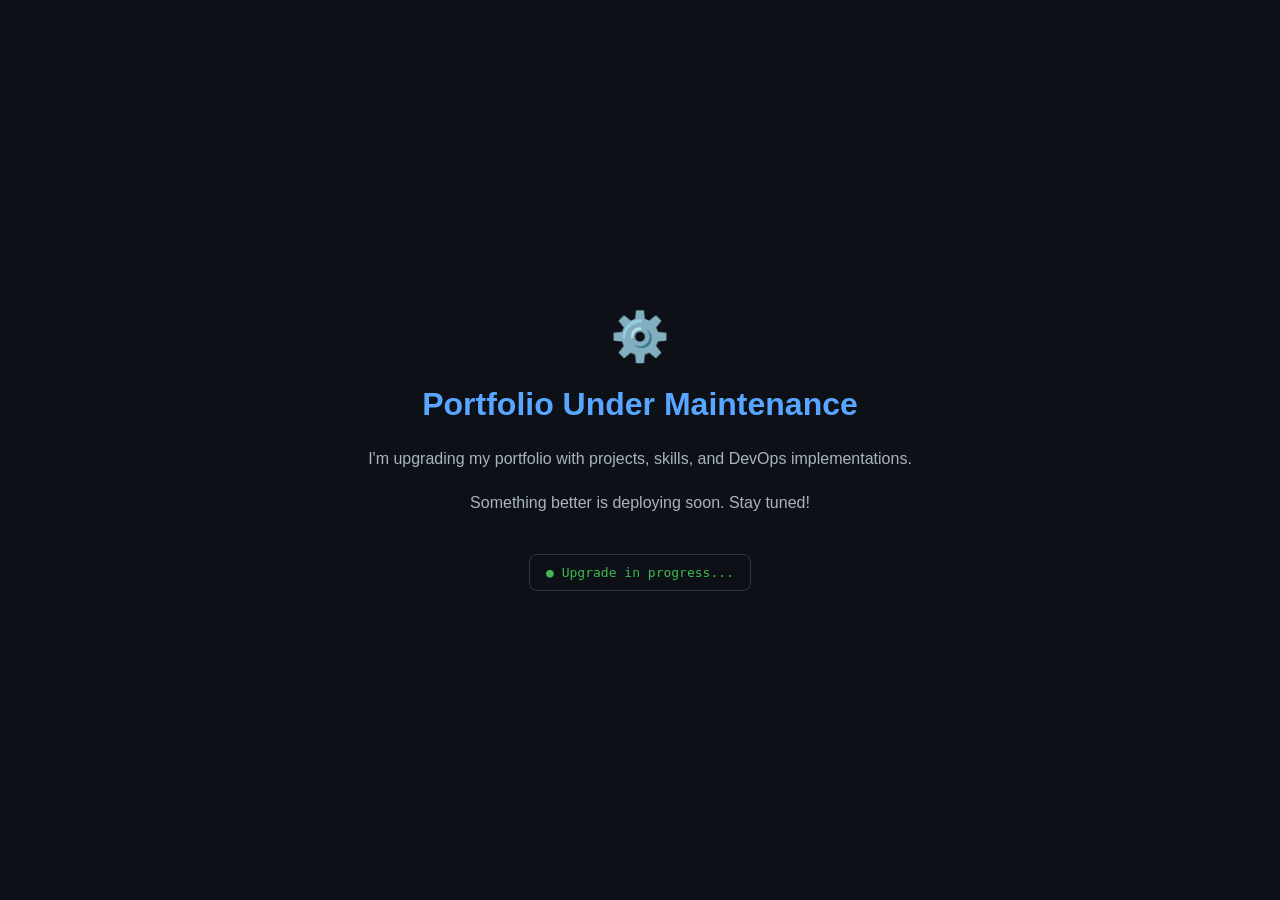
<file: index.html>
<!DOCTYPE html>
<html lang="en">
<head>
  <meta charset="UTF-8">
  <meta name="viewport" content="width=device-width, initial-scale=1.0">
  <title>Portfolio Under Maintenance</title>
  <style>
    body {
      margin: 0;
      min-height: 100vh;
      display: flex;
      align-items: center;
      justify-content: center;
      background: #0d1117;
      color: #e6edf3;
      font-family: Arial, sans-serif;
      text-align: center;
    }

    .container {
      padding: 30px;
      max-width: 550px;
    }

    .icon {
      font-size: 48px;
      margin-bottom: 20px;
    }

    h1 {
      font-size: 32px;
      color: #58a6ff;
    }

    p {
      color: #a9b4c0;
      line-height: 1.8;
    }

    .status {
      display: inline-block;
      margin-top: 20px;
      padding: 10px 16px;
      border: 1px solid #30363d;
      border-radius: 8px;
      color: #3fb950;
      font-family: monospace;
    }
  </style>
</head>
<body>
  <main class="container">
    <div class="icon">⚙️</div>
    <h1>Portfolio Under Maintenance</h1>
    <p>
      I'm upgrading my portfolio with projects,
      skills, and DevOps implementations.
    </p>
    <p>Something better is deploying soon. Stay tuned!</p>
    <div class="status">● Upgrade in progress...</div>
  </main>
</body>
</html>
</file>
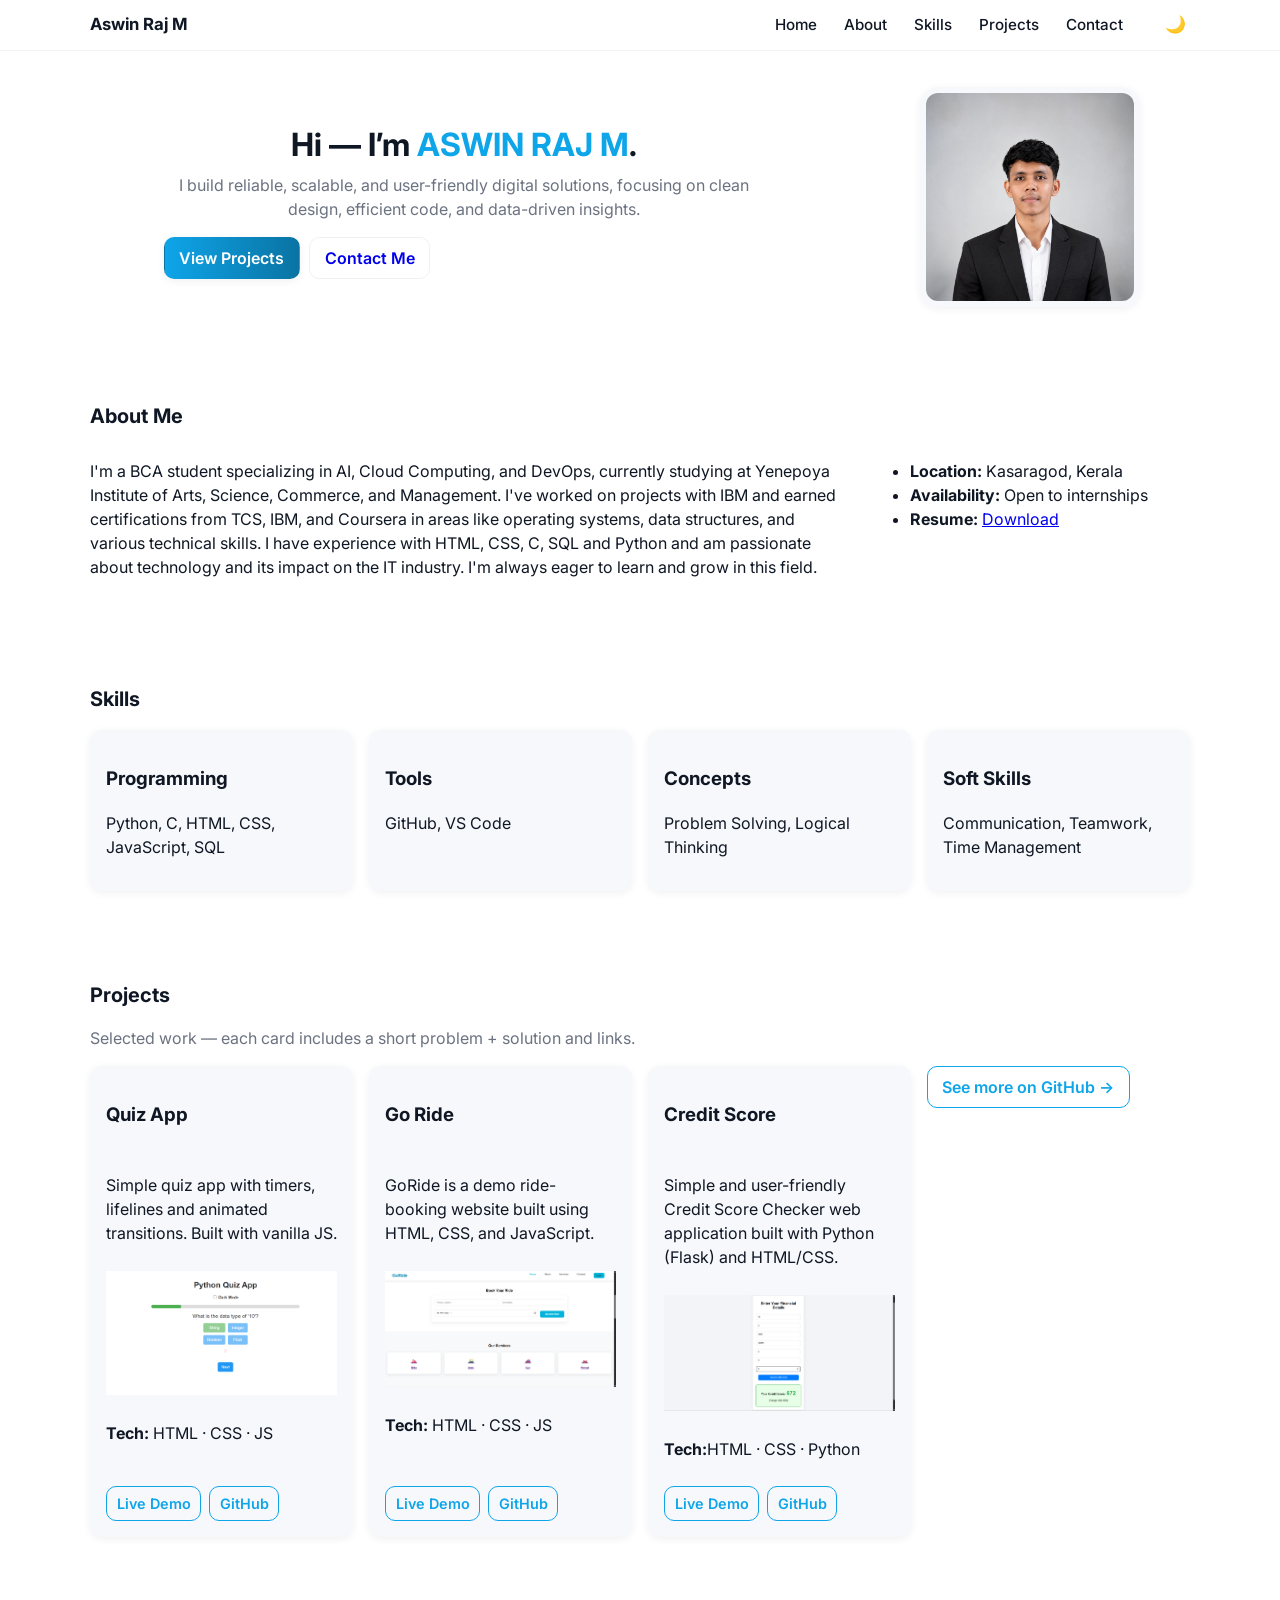
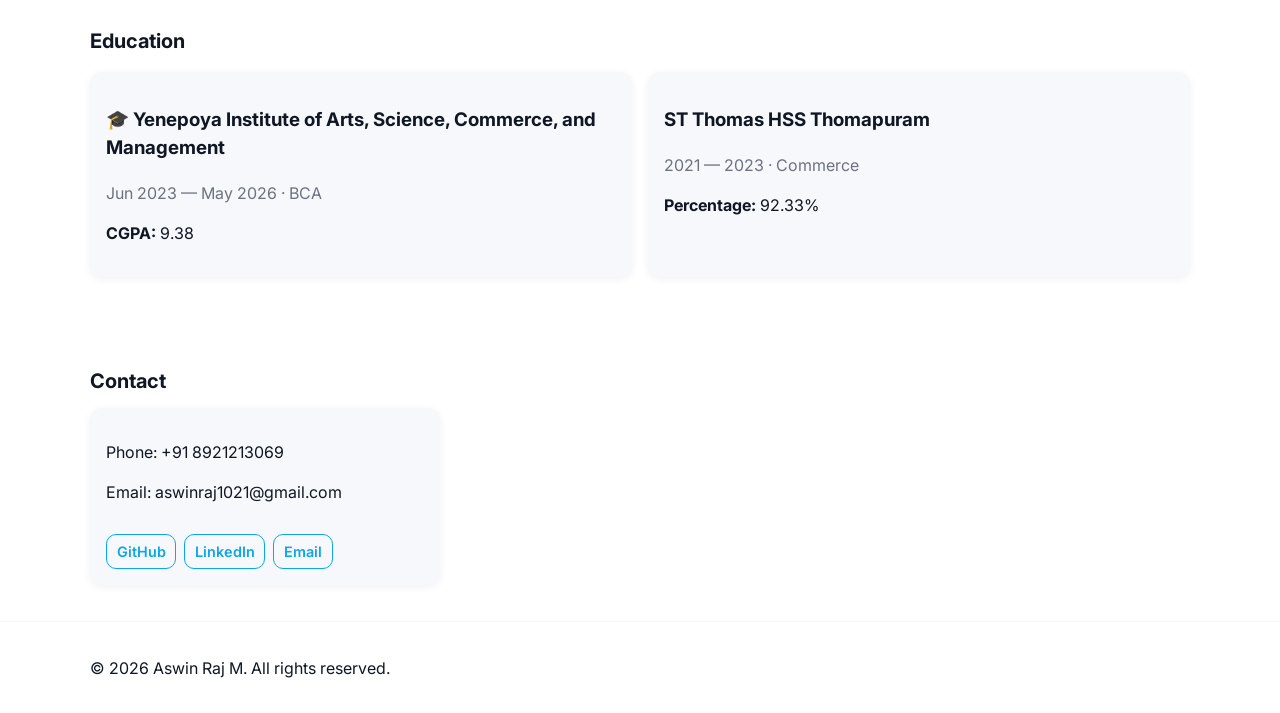
<file: index1.html>
<!doctype html>
<html lang="en">
<head>
  <meta charset="utf-8" />
  <meta name="viewport" content="width=device-width,initial-scale=1" />
  <meta name="description" content="Personal portfolio of [YOUR NAME] — Web Developer. Projects, skills, and contact." />
  <title>Aswin Raj M — Technology Enthusiast</title>

  <!-- Google Font (optional) -->
  <link href="https://fonts.googleapis.com/css2?family=Inter:wght@300;400;600;700&display=swap" rel="stylesheet">

  <!-- Stylesheet -->
  <link rel="stylesheet" href="style.css">

  <!-- SEO/Open Graph (replace placeholders) -->
  <meta property="og:title" content="[YOUR NAME] — Web Developer" />
  <meta property="og:description" content="Portfolio — Web Developer. Projects, skills, contact." />
  <meta property="og:type" content="website" />
</head>
<body class="light">

  <!-- =============================
       Header / Navigation (sticky)
       ============================= -->
  <header class="site-header" role="banner">
    <div class="container header-inner">
      <a class="brand" href="#home" aria-label="Homepage">
        <!-- Replace text with logo image if you want -->
        <strong>Aswin Raj M</strong>
      </a>

      <nav class="nav" role="navigation" aria-label="Main Navigation">
        <button id="mobile-toggle" class="mobile-toggle" aria-controls="primary-menu" aria-expanded="false" aria-label="Toggle menu">
          <span class="hamburger"></span>
        </button>

        <ul id="primary-menu" class="nav-list">
          <li><a class="nav-link" href="#home">Home</a></li>
          <li><a class="nav-link" href="#about">About</a></li>
          <li><a class="nav-link" href="#skills">Skills</a></li>
          <li><a class="nav-link" href="#projects">Projects</a></li>
          <li><a class="nav-link" href="#contact">Contact</a></li>
        </ul>
      </nav>

      <div class="header-actions">
        <button id="theme-toggle" class="btn-icon" aria-pressed="false" aria-label="Toggle dark mode">🌙</button>
        
      </div>
    </div>
  </header>

  <!-- =================
       Hero / Home
       ================= -->
  <main>
    <section id="home" class="hero section center">
      <div class="container hero-content">
        <div class="hero-text reveal">
          <h1 class="hero-title">Hi — I’m <span class="accent">ASWIN RAJ M</span>.</h1>
          <p class="hero-sub">I build reliable, scalable, and user-friendly digital solutions, focusing on clean design, efficient code, and data-driven insights.</p>
          <div class="hero-ctas">
            <a class="btn btn-primary" href="#projects">View Projects</a>
            <a class="btn btn-ghost" href="#contact">Contact Me</a>
          </div>
        </div>

        <div class="hero-media reveal">
          <!-- Optional profile image — replace src or comment out -->
          <img class="profile-photo" src="profile.jpg" alt="Aswin profile photo">
        </div>
      </div>
    </section>

    <!-- =================
         About
         ================= -->
    <section id="about" class="section container">
      <div class="section-inner">
        <h2 class="section-title reveal">About Me</h2>
        <div class="about-grid">
          <div class="about-text reveal">
            
            <p>I'm a BCA student specializing in AI, Cloud Computing, and DevOps,
currently studying at Yenepoya Institute of Arts, Science, Commerce, and
Management. I've worked on projects with IBM and earned certifications
from TCS, IBM, and Coursera in areas like operating systems, data
structures, and various technical skills. I have experience with HTML, CSS, C, SQL and
Python and am passionate about technology and its impact on the IT
industry. I'm always eager to learn and grow in this field.</p>
          
          </div>

          <aside class="about-meta reveal" aria-hidden="false">
            <ul class="meta-list">
              <li><strong>Location:</strong> Kasaragod, Kerala</li>
              <li><strong>Availability:</strong> Open to internships </li>
              <li><strong>Resume:</strong> <a href="Aswin-Resume.pdf" download>Download</a></li>
            </ul>
          </aside>
        </div>
      </div>
    </section>

    <!-- =================
         Skills
         ================= -->
    <section id="skills" class="section container">
      <h2 class="section-title reveal">Skills</h2>
      <div class="skills-grid">
        <div class="skill-card reveal" aria-label="Frontend skills">
          <h3>Programming</h3>
          <p>Python, C, HTML, CSS, JavaScript, SQL</p>
        </div>

        <div class="skill-card reveal">
          <h3>Tools</h3>
          <p>GitHub, VS Code</p>
        </div>

        <div class="skill-card reveal">
          <h3>Concepts</h3>
          <p>Problem Solving, Logical Thinking</p>
        </div>



        <div class="skill-card reveal">
          <h3>Soft Skills</h3>
          <p>Communication, Teamwork, Time Management</p>
        </div>
      </div>
    </section>

    <!-- =================
         Projects
         ================= -->
    <section id="projects" class="section container">
      <h2 class="section-title reveal">Projects</h2>
      <p class="muted reveal">Selected work — each card includes a short problem + solution and links.</p>

      <div class="projects-grid">
        <!-- Project card (copy as needed) -->
        <article class="project-card reveal">
          <h3 class="project-title">Quiz App</h3>
          <p class="project-desc">Simple quiz app with timers, lifelines and animated transitions. Built with vanilla JS.</p>
          <img src="quiz.png" class="project-img">
          <p class="project-tech"><strong>Tech:</strong> HTML · CSS · JS</p>
          <div class="project-links">
<a class="btn btn-sm btn-outline" href="https://aswinn47.github.io/Quiz-App">Live Demo</a>
            <a class="btn btn-sm btn-outline" href="https://github.com/aswinn47/Quiz-App" target="_blank" rel="noopener">GitHub</a>
          </div>
        </article>

        <article class="project-card reveal">
          <h3 class="project-title">Go Ride</h3>
          <p class="project-desc">GoRide is a demo ride-booking website built using HTML, CSS, and JavaScript.</p>
                    <img src="ride.png" class="project-img">

          <p class="project-tech"><strong>Tech:</strong> HTML · CSS · JS</p>
          <div class="project-links">
<a class="btn btn-sm btn-outline" href="https://aswinn47.github.io/Go-Ride">Live Demo</a>
            <a class="btn btn-sm btn-outline" href="https://github.com/aswinn47/Go-Ride" target="_blank" rel="noopener">GitHub</a>
          </div>
        </article>

        <article class="project-card reveal">
          <h3 class="project-title">Credit Score</h3>
          <p class="project-desc">Simple and user-friendly Credit Score Checker web application built with Python (Flask) and HTML/CSS.</p>
                    <img src="credit.png" class="project-img">

          <p class="project-tech"><strong>Tech:</strong>HTML · CSS · Python</p>
          <div class="project-links">
<a class="btn btn-sm btn-outline" href="https://credit-score-pq7e.onrender.com/">Live Demo</a>
            <a class="btn btn-sm btn-outline" href="https://github.com/aswinn47/Credit-Score" target="_blank" rel="noopener">GitHub</a>
          </div>
        </article>



      

      <div class="more-projects reveal">
        <a class="btn btn-outline" href="https://github.com/aswinn47">See more on GitHub →</a>
      </div>
    </section>

    <!-- =================
         Experience / Education (optional)
         ================= -->
<section id="experience" class="section container">
  <h2 class="section-title reveal">Education</h2>

  <div class="education-grid">

    <!-- College Card -->
    <div class="education-card reveal">
<h3>🎓 Yenepoya Institute of Arts, Science, Commerce, and Management</h3>
      <p class="muted">Jun 2023 — May 2026 · BCA</p>
      <p><strong>CGPA:</strong> 9.38</p>
    </div>

    <!-- School Card -->
    <div class="education-card reveal">
      <h3>ST Thomas HSS Thomapuram</h3>
      <p class="muted">2021 — 2023 · Commerce</p>
      <p><strong>Percentage:</strong> 92.33%</p>
    </div>

  </div>
</section>


    <!-- =================
         Contact
         ================= -->
         
<section id="contact" class="section container">
  <h2 class="section-title reveal">Contact</h2>

  <!-- ADD THIS DIV -->
  <div class="contact-wrapper">
    
    <aside class="contact-info reveal" aria-label="Contact information">
      <p>Phone: +91 8921213069</p>
      <p>Email: aswinraj1021@gmail.com</p>
<br>
<div class="socials">
  <a class="btn btn-sm btn-outline" href="https://github.com/Aswinn47">GitHub</a>
  <a class="btn btn-sm btn-outline" href="https://www.linkedin.com/in/aswinraj21">LinkedIn</a>
  <a class="btn btn-sm btn-outline" href="mailto:aswinraj1021@gmail.com">Email</a>
</div>

    </aside>

  </div> <!-- END contact-wrapper -->
</section>

  </main>

  <!-- =================
       Footer
       ================= -->
  <footer class="site-footer">
    <div class="container footer-inner">
      <p>© <span id="year"></span> Aswin Raj M. All rights reserved.</p>
    </div>
  </footer>

  <!-- Scripts -->
  <script src="script.js" defer></script>
</body>
</html>
</file>
<file: style.css>
/* ===========================================
   Basic reset, typography, and layout vars
   =========================================== */

:root{
  --bg: #ffffff;
  --panel: #f7f8fb;
  --text: #0f1724;
  --muted: #6b7280;
  --accent: #0ea5e9; /* primary accent color — change here */
  --glass: rgba(255,255,255,0.6);
  --radius: 12px;
  --shadow-sm: 0 2px 8px rgba(15,23,36,0.06);
  --max-width: 1100px;
  --gap: 1.25rem;
  --transition: 320ms cubic-bezier(.2,.9,.3,1);
  --focus: 3px solid color-mix(in srgb, var(--accent) 30%, #000 0%);
  font-family: 'Inter', system-ui, -apple-system, 'Segoe UI', Roboto, 'Helvetica Neue', Arial;
  font-size: 16px;
  color-scheme: light;
}

/* dark theme overrides */
body.dark{
  --bg: #0b1220;
  --panel: #07101a;
  --text: #e6eef6;
  --muted: #9aa7b6;
  --glass: rgba(255,255,255,0.03);
  --shadow-sm: 0 6px 18px rgba(2,6,23,0.6);
  color-scheme: dark;
}

* { box-sizing: border-box; }
html,body { height:100%; }
body {
  margin:0;
  background: var(--bg);
  color:var(--text);
  -webkit-font-smoothing:antialiased;
  -moz-osx-font-smoothing:grayscale;
  scroll-behavior:smooth; /* simple smooth scroll */
  line-height:1.5;
}

/* Panels */
.skill-card,
.project-card,
.contact-form-card {
  background: var(--panel);
}

/* Smooth transitions on cards and buttons */
.skill-card,
.project-card,
.btn,
.btn-outline {
  transition: var(--transition);
}


/* Container */
.container {
  width:calc(100% - 2.5rem);
  max-width:var(--max-width);
  margin:0 auto;
}

/* Header */
.site-header {
  width:100%;
  position:sticky;
  top:0;
  z-index:60;
  backdrop-filter: blur(6px);
  background: linear-gradient(180deg, rgba(255,255,255,0.7), rgba(255,255,255,0.55));
  border-bottom: 1px solid rgba(0,0,0,0.04);
}

body.dark .site-header {
  background: linear-gradient(180deg, rgba(7,16,26,0.75), rgba(7,16,26,0.6));
  border-bottom-color: rgba(255,255,255,0.04);
}

.header-inner {
  display:flex;
  align-items:center;
  gap:var(--gap);
  padding:0.65rem 0;
}

/* Brand */
.brand { text-decoration:none; color:var(--text); font-weight:700; font-size:1.05rem; }

/* Nav */
.nav { margin-left:auto; display:flex; align-items:center; gap:1rem; }
.nav-list { display:flex; gap:0.5rem; list-style:none; margin:0; padding:0; }
.nav-list a { text-decoration:none; color:var(--text); padding:0.45rem 0.6rem; border-radius:8px; font-weight:500; font-size:0.95rem; }
.nav-list a:focus, .nav-list a:hover { background:var(--panel); outline:none; box-shadow:var(--shadow-sm); transform:translateY(-1px); transition:var(--transition); }
body.dark .nav-list a:hover { background: rgba(255,255,255,0.02); }

/* Header actions */
.header-actions { display:flex; gap:0.5rem; align-items:center; margin-left:0.5rem; }
.btn { display:inline-block; padding:0.5rem 0.9rem; border-radius:10px; text-decoration:none; font-weight:600; border:1px solid transparent; cursor:pointer; background:transparent; }
.btn-primary { background:linear-gradient(90deg,var(--accent), color-mix(in srgb,var(--accent) 70%, black)); color:white; box-shadow:var(--shadow-sm); }
.btn-ghost { border:1px solid rgba(0,0,0,0.06); }
.btn-sm { padding:0.35rem 0.6rem; font-size:0.9rem; }

/* General button hover + lift */
.btn:hover {
  transform: translateY(-2px);
  transition: var(--transition);
}

/* Primary (Live Demo) button */
.btn-primary {
  transition: var(--transition);
}
.btn-primary:hover {
  background: var(--accent);
  color: white;
  box-shadow: 0 8px 20px rgba(14,165,233,0.4);
}

/* Outline button (GitHub) - base + hover */
.btn-outline {
  border: 1px solid var(--accent);
  color: var(--accent);
  background: transparent;
  transition: var(--transition);
}
.btn-outline:hover {
  background: var(--accent);
  color: white;
  border-color: var(--accent);
}


/* Mobile toggle */
.mobile-toggle { display:none; background:none; border:0; cursor:pointer; padding:0.35rem; border-radius:8px; }
.hamburger { width:20px; height:2px; display:block; background:var(--text); position:relative; }
.hamburger::before, .hamburger::after { content:""; position:absolute; width:20px; height:2px; left:0; background:var(--text); transition:var(--transition); }
.hamburger::before { top:-6px; } .hamburger::after { top:6px; }

/* Hero */
.hero { padding:3.75rem 0; }
.hero-content { display:grid; grid-template-columns: 1fr 320px; gap:2rem; align-items:center; }
.hero-title { font-size:2rem; margin:0 0 0.25rem; }
.hero-sub { margin:0 0 1rem; color:var(--muted); max-width:60ch; }
.hero-ctas { display:flex; gap:0.6rem; align-items:center; }
.profile-photo { width:220px; height:220px; object-fit:cover; border-radius:18px; border:6px solid var(--panel); box-shadow:var(--shadow-sm); }

/* Sections */
.section { padding:2.25rem 0; }
.section-title { font-size:1.25rem; margin-bottom:0.75rem; }
.muted { color:var(--muted); }

/* About */
.about-grid { display:grid; grid-template-columns: 1fr 320px; gap:1.25rem; align-items:start; }

/* Skills */
.skills-grid { display:grid; grid-template-columns: repeat(auto-fit, minmax(200px,1fr)); gap:1rem; margin-top:1rem; }
.skill-card { background:var(--panel); padding:1rem; border-radius:12px; box-shadow:var(--shadow-sm); }
.skill-card:hover {
  transform: translateY(-6px);
  box-shadow: 0 12px 30px rgba(0,0,0,0.12);
  transition: var(--transition);
}

/* Projects */
.projects-grid { display:grid; grid-template-columns: repeat(auto-fit, minmax(240px,1fr)); gap:1rem; margin-top:1rem; }
.project-card { background:var(--panel); padding:1rem; border-radius:12px; box-shadow:var(--shadow-sm); display:flex; flex-direction:column; gap:0.6rem; }
.project-card:hover {
  transform: translateY(-6px);
  box-shadow: 0 12px 30px rgba(0,0,0,0.12);
  transition: var(--transition);
}

/* Keep buttons in project links aligned */
.project-links { margin-top:auto; display:flex; gap:0.5rem; align-items:center; }

/* Timeline */
.timeline { list-style:none; padding:0; margin:0; display:grid; gap:1rem; }

/* Contact */
.contact-grid { display:grid; grid-template-columns: 1fr 320px; gap:1rem; align-items:start; }
.contact-form-card, .contact-info { background:var(--panel); padding:1rem; border-radius:12px; box-shadow:var(--shadow-sm); }
.form-row { display:flex; flex-direction:column; gap:0.35rem; margin-bottom:0.7rem; }
input, textarea { padding:0.6rem; border-radius:8px; border:1px solid rgba(0,0,0,0.06); background:transparent; color:var(--text); }
input:focus, textarea:focus { outline:none; box-shadow:var(--shadow-sm); border-color:var(--accent); }


/* Contact card hover effect (same as skills/projects) */
.contact-info:hover {
  transform: translateY(-6px);
  box-shadow: 0 12px 30px rgba(0,0,0,0.12);
  border: 1px solid var(--accent);
  transition: var(--transition);
}

.contact-info {
  transition: var(--transition);
}



/* Footer */
.site-footer { padding:1.1rem 0; border-top:1px solid rgba(0,0,0,0.04); background:transparent; }
.footer-inner { display:flex; justify-content:space-between; gap:1rem; align-items:center; }

/* Reveal animations (default hidden) */
.reveal { opacity:0; transform:translateY(12px); transition:opacity 520ms ease, transform 520ms ease; }
.reveal.visible { opacity:1; transform:none; }

/* Responsive */
@media (max-width: 980px) {
  .hero-content, .about-grid, .contact-grid { grid-template-columns: 1fr; }
  .nav-list { display:none; position:absolute; right:1rem; top:68px; background:var(--panel); flex-direction:column; padding:0.75rem; border-radius:12px; box-shadow:var(--shadow-sm); }
  .nav-list.open { display:flex; }
  .mobile-toggle { display:block; }
  .header-inner { gap:0.5rem; }
  .profile-photo { width:160px; height:160px; }
}

/* Accessibility focus states */
a:focus, button:focus, input:focus, textarea:focus { outline: none; box-shadow: 0 0 0 4px color-mix(in srgb, var(--accent) 16%, transparent); border-radius:8px; }

/* Utility */
.center { text-align:center; }
.center .hero-content { justify-items:center; }
.accent { color:var(--accent); }

/* Small helpers */
.btn-icon { border:0; background:transparent; cursor:pointer; font-size:1.05rem; padding:0.25rem; border-radius:8px; }
.icon-link { display:inline-block; margin-right:0.4rem; }

/* End of stylesheet */


/* Contact wrapper: narrow left-aligned card */
.contact-wrapper {
  max-width: 350px;
  margin-left: 0; /* left aligned inside .container */
}

/* Contact card styling */
.contact-info {
  background: var(--panel);
  padding: 1rem;
  border-radius: 12px;
  box-shadow: var(--shadow-sm);
}

.contact-info p {
  margin-bottom: 0.4rem;
}


/* Subtle accent border on hover for cards */
.project-card:hover,
.skill-card:hover {
  border: 1px solid var(--accent);
}


.socials {
  display: flex;
  gap: 0.5rem;
  flex-wrap: wrap;
}




/* Education section grid */
.education-grid {
  display: grid;
  grid-template-columns: repeat(auto-fit, minmax(280px, 1fr));
  gap: 1rem;
  margin-top: 1rem;
}

/* Education cards (same style as projects & skills) */
.education-card {
  background: var(--panel);
  padding: 1rem;
  border-radius: 12px;
  box-shadow: var(--shadow-sm);
  transition: var(--transition);
}

/* Hover effect like others */
.education-card:hover {
  transform: translateY(-6px);
  box-shadow: 0 12px 30px rgba(0,0,0,0.12);
  border: 1px solid var(--accent);
}

.nav-list a {
  position: relative;
}

.nav-list a::after {
  content: "";
  position: absolute;
  left: 0;
  bottom: -3px;
  width: 0;
  height: 2px;
  background: var(--accent);
  transition: var(--transition);
}

.nav-list a:hover::after {
  width: 100%;
}


.nav-list a:hover {
  background: rgba(255,255,255,0.1);
  backdrop-filter: blur(6px);
  border: 1px solid rgba(255,255,255,0.2);
}
</file>
